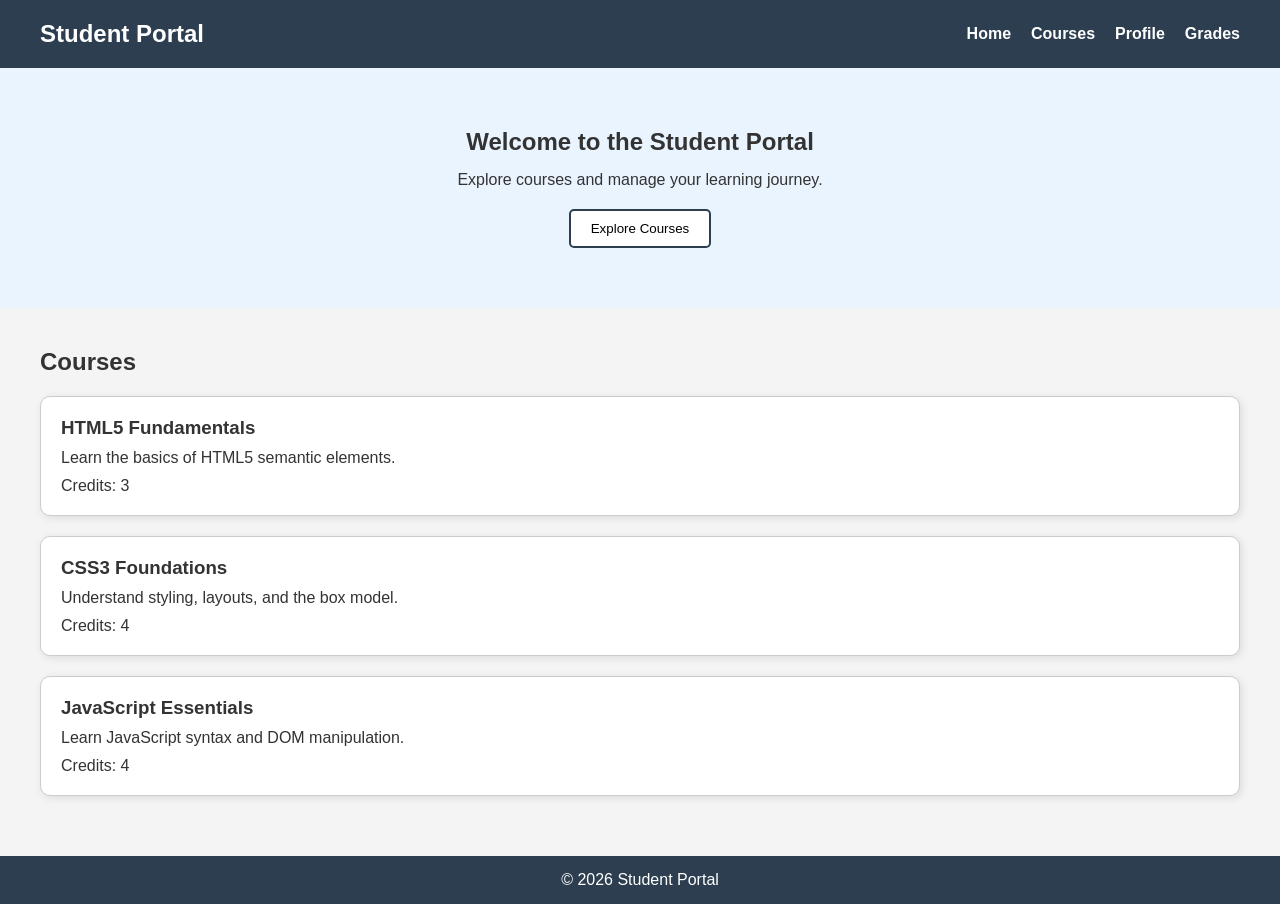
<file: hands_on_1/index.html>
<!DOCTYPE html>
<html lang="en">

<head>
    <meta charset="UTF-8">
    <meta name="viewport" content="width=device-width, initial-scale=1.0">
    <title>Student Portal</title>
    <link rel="stylesheet" href="styles.css">
</head>

<body>

    <header>
        <h2>Student Portal</h2>

        <nav>
            <ul>
                <li><a href="#">Home</a></li>
                <li><a href="#">Courses</a></li>
                <li><a href="#">Profile</a></li>
                <li><a href="#">Grades</a></li>
            </ul>
        </nav>
    </header>

    <main>

        <section id="hero">
            <h1>Welcome to the Student Portal</h1>
            <p>Explore courses and manage your learning journey.</p>
            <button>Explore Courses</button>
        </section>

        <section id="courses">

            <h2>Courses</h2>

            <article class="course-card">
                <h3>HTML5 Fundamentals</h3>
                <p>Learn the basics of HTML5 semantic elements.</p>
                <span>Credits: 3</span>
            </article>

            <article class="course-card">
                <h3>CSS3 Foundations</h3>
                <p>Understand styling, layouts, and the box model.</p>
                <span>Credits: 4</span>
            </article>

            <article class="course-card">
                <h3>JavaScript Essentials</h3>
                <p>Learn JavaScript syntax and DOM manipulation.</p>
                <span>Credits: 4</span>
            </article>

        </section>

    </main>

    <footer>
        <p>&copy; 2026 Student Portal</p>
    </footer>

</body>

</html>
</file>
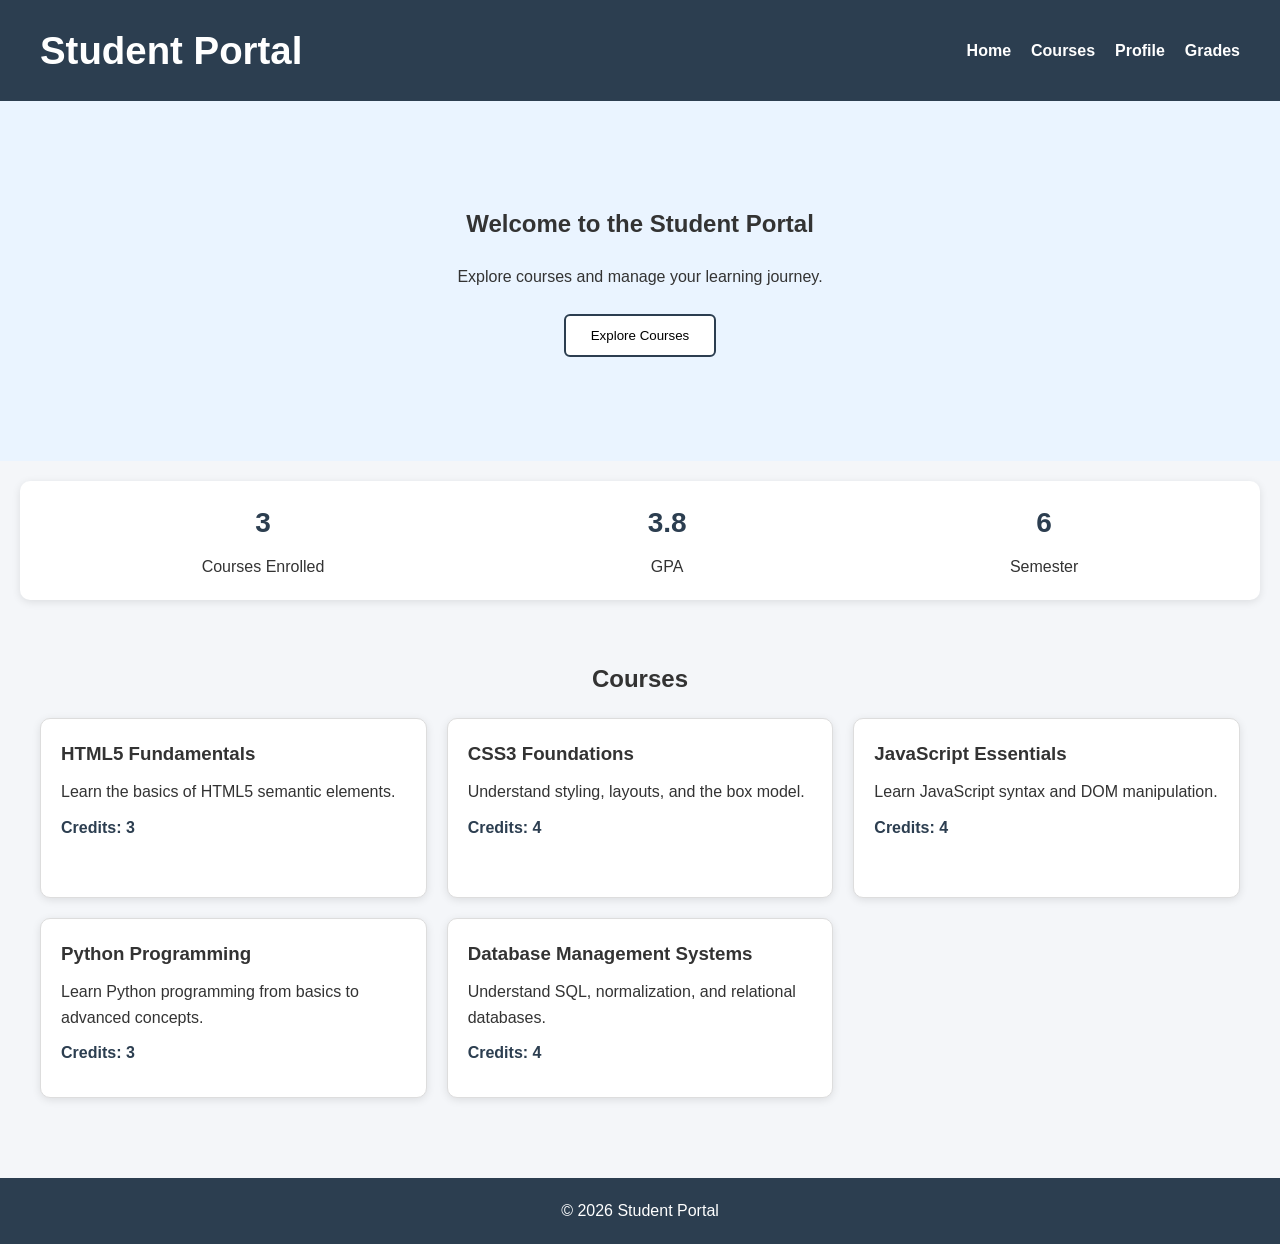
<file: hands_on_2/index.html>
<!DOCTYPE html>
<html lang="en">

<head>
    <meta charset="UTF-8">
    <meta name="viewport" content="width=device-width, initial-scale=1.0">
    <title>Student Portal</title>
    <link rel="stylesheet" href="styles.css">
</head>

<body>

    <header>
        <h2>Student Portal</h2>

        <nav>
            <ul>
                <li><a href="#">Home</a></li>
                <li><a href="#">Courses</a></li>
                <li><a href="#">Profile</a></li>
                <li><a href="#">Grades</a></li>
            </ul>
        </nav>
    </header>

    <main>

        <section id="hero">
            <h1>Welcome to the Student Portal</h1>
            <p>Explore courses and manage your learning journey.</p>
            <button>Explore Courses</button>
        </section>
        <section id="stats">

            <div class="stat-item">
                <h3>3</h3>
                <p>Courses Enrolled</p>
            </div>

            <div class="stat-item">
                <h3>3.8</h3>
                <p>GPA</p>
            </div>

            <div class="stat-item">
                <h3>6</h3>
                <p>Semester</p>
            </div>

        </section>

        <section id="courses">

            <h2>Courses</h2>
            <div class="course-grid">

                <article class="course-card">
                    <h3>HTML5 Fundamentals</h3>
                    <p>Learn the basics of HTML5 semantic elements.</p>
                    <span>Credits: 3</span>
                </article>

                <article class="course-card">
                    <h3>CSS3 Foundations</h3>
                    <p>Understand styling, layouts, and the box model.</p>
                    <span>Credits: 4</span>
                </article>

                <article class="course-card">
                    <h3>JavaScript Essentials</h3>
                    <p>Learn JavaScript syntax and DOM manipulation.</p>
                    <span>Credits: 4</span>
                </article>

                <article class="course-card">
                    <h3>Python Programming</h3>
                    <p>Learn Python programming from basics to advanced concepts.</p>
                    <span>Credits: 3</span>
                </article>

                <article class="course-card">
                    <h3>Database Management Systems</h3>
                    <p>Understand SQL, normalization, and relational databases.</p>
                    <span>Credits: 4</span>
                </article>
            </div>

        </section>

    </main>

    <footer>
        <p>&copy; 2026 Student Portal</p>
    </footer>

</body>

</html>
</file>
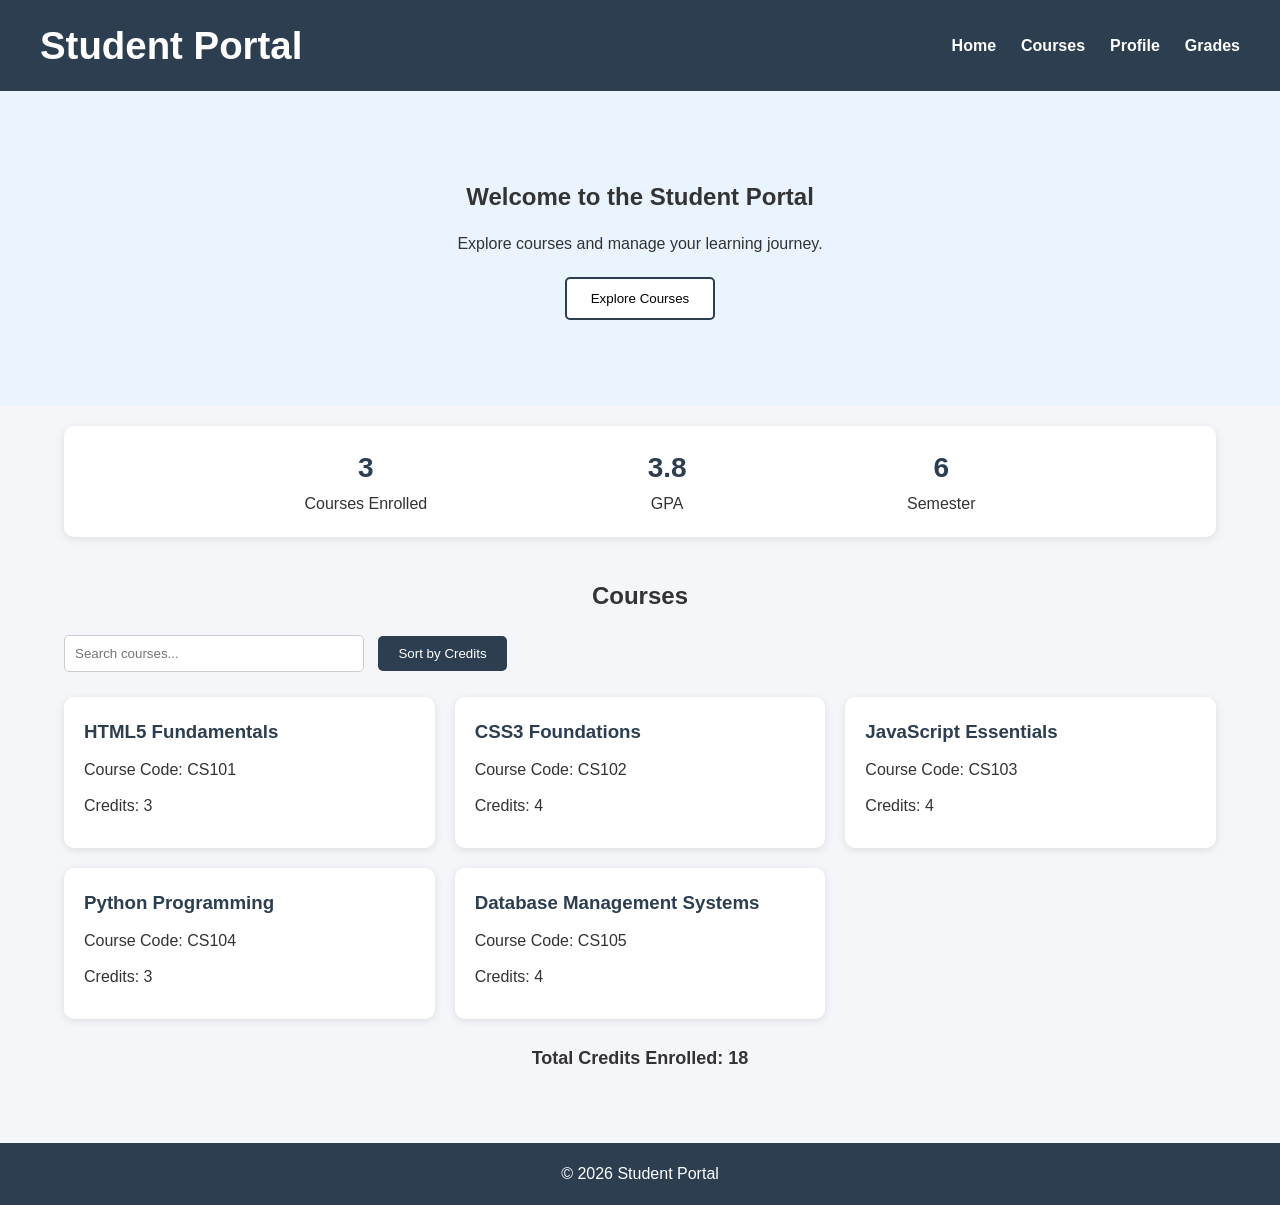
<file: hands_on_3/index.html>
<!DOCTYPE html>
<html lang="en">

<head>
    <meta charset="UTF-8">
    <meta name="viewport" content="width=device-width, initial-scale=1.0">
    <title>Student Portal</title>
    <link rel="stylesheet" href="styles.css">
</head>

<body>

    <!-- Header -->
    <header>

        <h2>Student Portal</h2>

        <nav>
            <ul>
                <li><a href="#">Home</a></li>
                <li><a href="#">Courses</a></li>
                <li><a href="#">Profile</a></li>
                <li><a href="#">Grades</a></li>
            </ul>
        </nav>

    </header>

    <!-- Hero Section -->
    <main>

        <section id="hero">

            <h1>Welcome to the Student Portal</h1>

            <p>
                Explore courses and manage your learning journey.
            </p>

            <button>Explore Courses</button>

        </section>

        <!-- Stats Section -->
        <section id="stats">

            <div class="stat-item">
                <h3>3</h3>
                <p>Courses Enrolled</p>
            </div>

            <div class="stat-item">
                <h3>3.8</h3>
                <p>GPA</p>
            </div>

            <div class="stat-item">
                <h3>6</h3>
                <p>Semester</p>
            </div>

        </section>

        <!-- Courses -->
        <section id="courses">

            <h2>Courses</h2>

            <input type="text" id="search-courses" placeholder="Search courses...">

            <button id="sort-btn">
                Sort by Credits
            </button>

            <div class="course-grid">

            </div>

            <div id="selected-course"></div>

            <p id="total-credits"></p>

        </section>

    </main>

    <!-- Footer -->
    <footer>
        <p>&copy; 2026 Student Portal</p>
    </footer>

    <script type="module" src="app.js"></script>

</body>

</html>
</file>
<file: hands_on_1/styles.css>
/* CSS Reset */
* {
    margin: 0;
    padding: 0;
    box-sizing: border-box;
}

/* Body */
body {
    font-family: Arial, sans-serif;
    background-color: #f4f4f4;
    color: #333;
}

/* Header */
header {
    background-color: #2c3e50;
    color: white;
    padding: 20px 40px;
    display: flex;
    justify-content: space-between;
    align-items: center;
}

/* Navigation */
nav ul {
    list-style: none;
    display: flex;
    gap: 20px;
}

nav a {
    text-decoration: none;
    color: white;
    font-weight: bold;
}

nav a:hover {
    color: #f1c40f;
}

/* Hero Section */
#hero {
    text-align: center;
    padding: 60px 20px;
    background-color: #eaf4ff;
}

#hero h1 {
    margin-bottom: 15px;
}

#hero p {
    margin-bottom: 20px;
}

#hero button {
    padding: 10px 20px;
    border: 2px solid #2c3e50;
    background-color: white;
    cursor: pointer;
    border-radius: 5px;
}

#hero button:hover {
    background-color: #2c3e50;
    color: white;
}

/* Courses Section */
#courses {
    padding: 40px;
}

#courses h2 {
    margin-bottom: 20px;
}

/* Course Card */
.course-card {
    padding: 20px;
    border: 1px solid #ccc;
    border-radius: 10px;
    box-shadow: 2px 2px 8px rgba(0, 0, 0, 0.1);
    margin-bottom: 20px;
    background-color: white;
}

.course-card h3 {
    margin-bottom: 10px;
}

.course-card p {
    margin-bottom: 10px;
}

/* Footer */
footer {
    background-color: #2c3e50;
    color: white;
    text-align: center;
    padding: 15px;
}
</file>
<file: hands_on_2/styles.css>
* {
    margin: 0;
    padding: 0;
    box-sizing: border-box;
}

body {
    font-family: Arial, sans-serif;
    background-color: #f4f6f9;
    color: #333;
    line-height: 1.6;
}


header {
    background-color: #2c3e50;
    color: white;
    padding: 20px 40px;

    display: flex;
    justify-content: space-between;
    align-items: center;
}

header h2 {
    font-size: clamp(1.5rem, 3vw, 2.5rem);
}

nav ul {
    list-style: none;

    display: flex;
    gap: 20px;
}

nav a {
    text-decoration: none;
    color: white;
    font-weight: bold;
    transition: 0.3s;
}

nav a:hover {
    color: gold;
}

#hero {
    background-color: #eaf4ff;
    padding: 60px 20px;
    min-height: 40vh;

    display: flex;
    flex-direction: column;
    justify-content: center;
    align-items: center;

    text-align: center;
}

#hero h1 {
    margin-bottom: 20px;
}

#hero p {
    margin-bottom: 25px;
    max-width: 600px;
}

#hero button {
    padding: 12px 25px;
    border: 2px solid #2c3e50;
    background-color: white;
    border-radius: 6px;
    cursor: pointer;
    transition: 0.3s;
}

#hero button:hover {
    background-color: #2c3e50;
    color: white;
}

#stats {
    display: flex;
    justify-content: space-around;
    align-items: center;

    background-color: white;
    margin: 20px;
    padding: 20px;

    border-radius: 10px;
    box-shadow: 0 2px 8px rgba(0,0,0,0.1);
}

.stat-item {
    text-align: center;
}

.stat-item h3 {
    color: #2c3e50;
    font-size: 28px;
}

.stat-item p {
    margin-top: 8px;
}

#courses {
    padding: 40px;
}

#courses h2 {
    margin-bottom: 20px;
    text-align: center;
}

.course-grid {
    display: grid;
    grid-template-columns: 1fr;
    gap: 20px;
}

.course-card {
    background-color: white;
    padding: 20px;

    border: 1px solid #ddd;
    border-radius: 10px;

    box-shadow: 0 2px 8px rgba(0,0,0,0.1);

    min-height: 180px;
    align-self: stretch;
}

.course-card h3 {
    margin-bottom: 10px;
}

.course-card p {
    margin-bottom: 10px;
}

.course-card span {
    font-weight: bold;
    color: #2c3e50;
}

footer {
    background-color: #2c3e50;
    color: white;

    text-align: center;
    padding: 20px;

    margin-top: 40px;
}


@media (min-width: 768px) {

    .course-grid {
        grid-template-columns: repeat(2, 1fr);
    }

}


@media (min-width: 1024px) {

    .course-grid {
        grid-template-columns: repeat(3, 1fr);
    }

    #hero {
        padding: 80px 40px;
    }

}
</file>
<file: hands_on_3/styles.css>
/* ====================================
   CSS RESET
==================================== */
* {
    margin: 0;
    padding: 0;
    box-sizing: border-box;
}

/* ====================================
   BODY
==================================== */
body {
    font-family: Arial, sans-serif;
    background: #f4f6f9;
    color: #333;
    line-height: 1.6;
}

/* ====================================
   HEADER
==================================== */
header {
    background: #2c3e50;
    color: white;

    display: flex;
    justify-content: space-between;
    align-items: center;

    padding: 15px 40px;
}

header h2 {
    font-size: clamp(1.5rem, 3vw, 2.5rem);
}

/* ====================================
   NAVIGATION
==================================== */
nav ul {
    list-style: none;
    display: flex;
    gap: 25px;
}

nav a {
    color: white;
    text-decoration: none;
    font-weight: bold;
    transition: 0.3s;
}

nav a:hover {
    color: gold;
}

/* ====================================
   HERO SECTION
==================================== */
#hero {
    background: #eaf4ff;

    display: flex;
    flex-direction: column;
    justify-content: center;
    align-items: center;

    text-align: center;

    min-height: 35vh;
    padding: 40px 20px;
}

#hero h1 {
    margin-bottom: 15px;
}

#hero p {
    max-width: 650px;
    margin-bottom: 20px;
}

#hero button {
    padding: 12px 24px;
    border: 2px solid #2c3e50;
    border-radius: 5px;
    background: white;
    cursor: pointer;
    transition: 0.3s;
}

#hero button:hover {
    background: #2c3e50;
    color: white;
}

/* ====================================
   STATS
==================================== */
#stats {
    display: flex;
    justify-content: space-evenly;
    align-items: center;

    background: white;

    margin: 20px auto;
    padding: 20px;

    width: 90%;

    border-radius: 10px;
    box-shadow: 0 2px 8px rgba(0,0,0,.1);
}

.stat-item {
    text-align: center;
}

.stat-item h3 {
    color: #2c3e50;
    font-size: 28px;
}

/* ====================================
   COURSES
==================================== */
#courses {
    width: 90%;
    margin: auto;
    padding: 20px 0 40px;
}

#courses h2 {
    text-align: center;
    margin-bottom: 20px;
}

/* ====================================
   SEARCH & SORT
==================================== */
#search-courses {
    width: 300px;
    max-width: 100%;

    padding: 10px;

    border: 1px solid #ccc;
    border-radius: 5px;
}

#sort-btn {
    padding: 10px 20px;
    margin-left: 10px;

    border: none;
    border-radius: 5px;

    background: #2c3e50;
    color: white;

    cursor: pointer;
}

#sort-btn:hover {
    background: #1b2838;
}

/* ====================================
   GRID
==================================== */
.course-grid {
    display: grid;
    grid-template-columns: repeat(auto-fit, minmax(280px, 1fr));

    gap: 20px;

    margin-top: 25px;
}

/* ====================================
   CARD
==================================== */
.course-card {
    background: white;

    padding: 20px;

    border-radius: 10px;

    box-shadow: 0 2px 8px rgba(0,0,0,.1);

    transition: .3s;
}

.course-card:hover {
    transform: translateY(-5px);
}

.course-card h3 {
    margin-bottom: 10px;
    color: #2c3e50;
}

.course-card p {
    margin-bottom: 10px;
}

.course-card span {
    font-weight: bold;
}

/* ====================================
   TOTAL CREDITS
==================================== */
#total-credits {
    text-align: center;
    font-size: 18px;
    font-weight: bold;
    margin-top: 25px;
}

/* ====================================
   SELECTED COURSE
==================================== */
#selected-course {
    text-align: center;
    color: darkblue;
    font-weight: bold;
    margin-top: 20px;
}

/* ====================================
   FOOTER
==================================== */
footer {
    background: #2c3e50;
    color: white;

    text-align: center;

    padding: 18px;

    margin-top: 30px;
}

/* ====================================
   TABLET
==================================== */
@media (max-width: 768px) {

    header {
        flex-direction: column;
        gap: 15px;
    }

    nav ul {
        flex-wrap: wrap;
        justify-content: center;
    }

    #stats {
        flex-direction: column;
        gap: 20px;
    }

    #search-courses {
        width: 100%;
        margin-bottom: 10px;
    }

    #sort-btn {
        width: 100%;
        margin-left: 0;
    }
}
</file>
